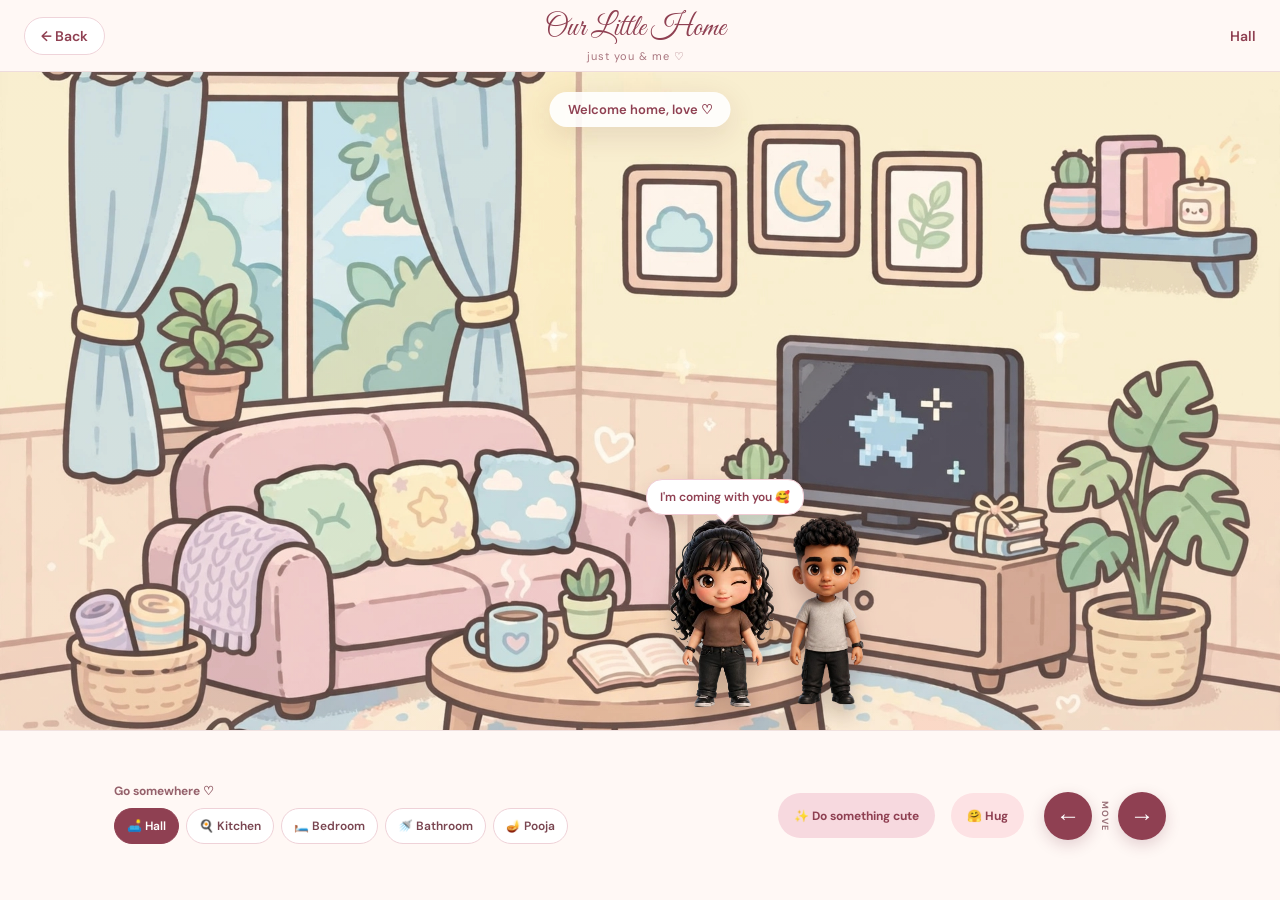
<file: game.html>
<!DOCTYPE html>
<html lang="en">

<head>
    <meta charset="UTF-8">
    <meta name="viewport"
        content="width=device-width, initial-scale=1.0, maximum-scale=1.0, user-scalable=no">

    <title>Our Little Home ♡</title>

    <link rel="stylesheet" href="game.css">

    <link
        href="https://fonts.googleapis.com/css2?family=DM+Sans:wght@400;500;600;700&family=Great+Vibes&display=swap"
        rel="stylesheet">
</head>

<body>

    <!-- ================= TOP BAR ================= -->

    <header class="top-bar">

        <a href="index.html" class="back-button">
            ← <span>Back</span>
        </a>

        <div class="home-title">
            <span>Our Little Home</span>
            <small>just you & me ♡</small>
        </div>

        <div class="room-name" id="roomName">
            Hall
        </div>

    </header>


    <!-- ================= GAME WORLD ================= -->

    <main class="game-world" id="gameWorld">

        <div class="room-background" id="roomBackground"></div>

        <div class="world-light"></div>


        <!-- TOP LOVE MESSAGE -->

        <div class="love-message" id="loveMessage">
            Welcome home, love ♡
        </div>


        <!-- POOJA INFORMATION -->

        <div class="pooja-info hidden" id="poojaInfo">

            <div>🪔</div>

            <span>Let's pray together ♡</span>

            <div class="deities">
                <span>🙏</span>
                <span>🪷</span>
                <span>🕉️</span>
                <span>✨</span>
            </div>

        </div>


        <!-- ================= CHARACTERS ================= -->

        <div class="character boy-character" id="boyCharacter">

            <img
                id="boyImage"
                src="game-assets/characters/boy/boy-front.png"
                alt="Boy">

        </div>


        <div class="character girl-character" id="girlCharacter">

            <div class="speech-bubble" id="girlSpeech">
                I'm coming with you 🥰
            </div>

            <img
                id="girlImage"
                src="game-assets/characters/girl/girl-front.png"
                alt="Girl">

        </div>


        <!-- ACTION MESSAGE -->

        <div class="action-message hidden" id="actionMessage"></div>

    </main>


    <!-- ================= CONTROLS ================= -->

    <section class="controls">

        <div class="controls-inner">


            <!-- ROOMS -->

            <div class="places-section">

                <div class="section-title">
                    Go somewhere ♡
                </div>

                <div class="room-buttons">

                    <button class="room-button active"
                        data-room="hall">
                        🛋️ Hall
                    </button>

                    <button class="room-button"
                        data-room="kitchen">
                        🍳 Kitchen
                    </button>

                    <button class="room-button"
                        data-room="bedroom">
                        🛏️ Bedroom
                    </button>

                    <button class="room-button"
                        data-room="bathroom">
                        🚿 Bathroom
                    </button>

                    <button class="room-button"
                        data-room="pooja">
                        🪔 Pooja
                    </button>

                </div>

            </div>


            <!-- ACTION -->

            <div class="action-section">

                <button class="cute-action" id="cuteAction">
                    ✨ Do something cute
                </button>

            </div>


            <!-- MOVEMENT -->

            <div class="movement">

                <button class="move-button"
                    id="moveLeft"
                    aria-label="Move left">
                    ←
                </button>

                <span class="movement-label">
                    MOVE
                </span>

                <button class="move-button"
                    id="moveRight"
                    aria-label="Move right">
                    →
                </button>

            </div>


        </div>

    </section>


    <script src="game.js"></script>

</body>
</html>
</file>
<file: game.css>
:root {
    --cream: #fff8f5;
    --pink: #e88a9b;
    --dark-pink: #8f4052;
    --soft-pink: #f7d9df;
    --brown: #4d3035;
    --white: #ffffff;
}

/* =========================
   RESET
========================= */

* {
    box-sizing: border-box;
    margin: 0;
    padding: 0;
    -webkit-tap-highlight-color: transparent;
}

html,
body {
    width: 100%;
    height: 100%;
}

body {
    font-family: "DM Sans", sans-serif;
    background: var(--cream);
    color: var(--brown);
    overflow: hidden;
    touch-action: manipulation;
}

/* =========================
   TOP BAR
========================= */

.top-bar {
    height: 72px;
    display: flex;
    align-items: center;
    justify-content: space-between;
    padding: 0 24px;
    background: rgba(255, 248, 245, 0.97);
    border-bottom: 1px solid rgba(143, 64, 82, 0.15);
    position: relative;
    z-index: 50;
    backdrop-filter: blur(12px);
    flex-shrink: 0;
}

.back-button {
    text-decoration: none;
    color: var(--dark-pink);
    background: #fff;
    border: 1px solid #efd4da;
    padding: 9px 16px;
    border-radius: 30px;
    font-size: 14px;
    font-weight: 600;
    white-space: nowrap;
}

.home-title {
    text-align: center;
    min-width: 0;
}

.home-title span {
    display: block;
    font-family: "Great Vibes", cursive;
    font-size: 30px;
    color: var(--dark-pink);
    white-space: nowrap;
}

.home-title small {
    display: block;
    font-size: 11px;
    color: #a8757e;
    letter-spacing: 1px;
    margin-top: 2px;
}

.room-name {
    min-width: 90px;
    text-align: right;
    font-size: 14px;
    font-weight: 600;
    color: var(--dark-pink);
    white-space: nowrap;
}

/* =========================
   GAME WORLD
========================= */

.game-world {
    position: relative;
    height: calc(100vh - 72px - 170px);
    min-height: 420px;
    overflow: hidden;
    background: #eadbd5;
}

.room-background {
    position: absolute;
    inset: 0;
    background-size: cover;
    background-position: center;
    background-repeat: no-repeat;
    z-index: 0;
    transition: background-image 0.4s ease;
}

.world-light {
    position: absolute;
    inset: 0;
    pointer-events: none;
    background: linear-gradient(
        to bottom,
        rgba(255,255,255,0.04),
        rgba(255,231,224,0.10)
    );
    z-index: 2;
}

/* =========================
   LOVE MESSAGE
========================= */

.love-message {
    position: absolute;
    top: 20px;
    left: 50%;
    transform: translateX(-50%);
    background: rgba(255,255,255,0.90);
    padding: 9px 18px;
    border-radius: 30px;
    color: var(--dark-pink);
    font-size: 13px;
    font-weight: 600;
    box-shadow: 0 8px 30px rgba(80,30,40,0.12);
    z-index: 20;
    white-space: nowrap;
    pointer-events: none;
}

/* =========================
   CHARACTERS (DESKTOP DEFAULT)
========================= */

.character {
    position: absolute;
    bottom: 15px;
    width: 170px;
    height: 230px;
    display: flex;
    flex-direction: column;
    align-items: center;
    justify-content: flex-end;
    z-index: 10;
    transition: left 0.15s linear;
}

.character img {
    width: 170px;
    height: 210px;
    object-fit: contain;
    object-position: bottom center;
    display: block;
    filter: drop-shadow(0 12px 10px rgba(50,20,20,0.25));
}

.boy-character {
    z-index: 10;
}

.girl-character {
    z-index: 9;
}

/* =========================
   SPEECH
========================= */

.speech-bubble {
    position: absolute;
    bottom: 200px;
    left: 50%;
    transform: translateX(-50%);
    background: white;
    color: var(--dark-pink);
    padding: 9px 13px;
    border-radius: 16px;
    font-size: 12px;
    font-weight: 600;
    box-shadow: 0 8px 25px rgba(70,20,30,0.15);
    border: 1px solid #f0cbd3;
    white-space: nowrap;
    z-index: 30;
    animation: floating 2.5s ease-in-out infinite;
}

.speech-bubble::after {
    content: "";
    position: absolute;
    bottom: -7px;
    left: 50%;
    transform: translateX(-50%) rotate(45deg);
    width: 12px;
    height: 12px;
    background: white;
    border-right: 1px solid #f0cbd3;
    border-bottom: 1px solid #f0cbd3;
}

@keyframes floating {
    0%, 100% { margin-top: 0; }
    50% { margin-top: -5px; }
}

/* =========================
   POOJA (HIDDEN GLOBALLY)
========================= */

.pooja-info {
    display: none !important;
}

/* =========================
   ACTION MESSAGE
========================= */

.action-message {
    position: absolute;
    left: 50%;
    bottom: 35%;
    transform: translateX(-50%);
    z-index: 30;
    background: rgba(255,255,255,0.94);
    padding: 13px 20px;
    border-radius: 25px;
    color: var(--dark-pink);
    font-weight: 700;
    font-size: 14px;
    box-shadow: 0 10px 35px rgba(60,20,30,0.15);
    animation: pop 0.35s ease;
    white-space: nowrap;
}

@keyframes pop {
    0% { opacity: 0; transform: translateX(-50%) scale(0.8); }
    100% { opacity: 1; transform: translateX(-50%) scale(1); }
}

.hidden {
    display: none !important;
}

/* =========================
   BOTTOM CONTROLS (DESKTOP DEFAULT)
========================= */

.controls {
    height: 170px;
    background: rgba(255,248,245,0.98);
    border-top: 1px solid rgba(143,64,82,0.12);
    position: relative;
    z-index: 50;
    flex-shrink: 0;
}

.controls-inner {
    width: 100%;
    height: 100%;
    max-width: 1100px;
    margin: auto;
    padding: 18px 24px;
    display: flex;
    align-items: center;
    gap: 20px;
}

/* =========================
   ROOMS
========================= */

.places-section {
    flex: 1;
    min-width: 0;
}

.section-title {
    font-size: 12px;
    font-weight: 700;
    color: #95616b;
    margin-bottom: 9px;
}

.room-buttons {
    display: flex;
    gap: 7px;
    overflow-x: auto;
    overflow-y: hidden;
    padding-bottom: 4px;
    scrollbar-width: none;
}

.room-buttons::-webkit-scrollbar {
    display: none;
}

.room-button {
    flex-shrink: 0;
    border: 1px solid #efd2d8;
    background: white;
    color: #794550;
    padding: 9px 12px;
    border-radius: 25px;
    font-family: inherit;
    font-size: 12px;
    font-weight: 600;
    cursor: pointer;
    white-space: nowrap;
    transition: 0.2s;
}

.room-button.active {
    background: var(--dark-pink);
    color: white;
    border-color: var(--dark-pink);
}

/* =========================
   CUTE ACTION
========================= */

.action-section {
    flex-shrink: 0;
    display: flex;
    align-items: center;
    gap: 8px;
}

.cute-action {
    border: none;
    background: var(--soft-pink);
    color: var(--dark-pink);
    padding: 12px 16px;
    border-radius: 30px;
    font-family: inherit;
    font-size: 12px;
    font-weight: 700;
    cursor: pointer;
    white-space: nowrap;
    min-height: 45px;
}

#hugAction {
    background: #fde2e4;
}

#specialAction {
    background: #fce4ec;
}

/* =========================
   MOVEMENT
========================= */

.movement {
    display: flex;
    align-items: center;
    gap: 7px;
    flex-shrink: 0;
}

.move-button {
    width: 48px;
    height: 48px;
    border: none;
    border-radius: 50%;
    background: var(--dark-pink);
    color: white;
    font-size: 24px;
    cursor: pointer;
    display: flex;
    align-items: center;
    justify-content: center;
    flex-shrink: 0;
    box-shadow: 0 5px 15px rgba(100,30,50,0.18);
    touch-action: manipulation;
}

.move-button:active {
    transform: scale(0.92);
}

.movement-label {
    font-size: 9px;
    color: #9b737a;
    font-weight: 700;
    writing-mode: vertical-rl;
    letter-spacing: 1px;
}

/* =========================================================
   MOBILE RESPONSIVE OVERRIDES (STRICTLY FOR PHONES)
========================================================= */
@media (max-width: 768px) {
    body {
        overflow: hidden;
    }

    .top-bar {
        height: 44px;
        padding: 0 6px;
    }

    .back-button {
        padding: 3px 7px;
        font-size: 10px;
    }

    .home-title span {
        font-size: 16px;
    }

    .home-title small {
        display: none;
    }

    .room-name {
        min-width: 45px;
        font-size: 10px;
    }

    .game-world {
        height: calc(100vh - 44px - 105px);
        min-height: 0;
    }

    /* LARGE MOBILE CHARACTERS MATCHING ACTION POSE SCALE */
    .character {
        width: 140px;
        height: 200px;
        bottom: 5px;
    }

    .character img {
        width: 140px;
        height: 190px;
        object-fit: contain;
        object-position: bottom center;
    }

    .speech-bubble {
        position: absolute !important;
        bottom: 145px !important;
        left: 50% !important;
        transform: translateX(-50%) !important;
        white-space: normal !important;
        max-width: 130px !important;
        width: max-content;
        text-align: center !important;
        font-size: 7px !important;
        padding: 4px 8px !important;
        line-height: 1 !important;
    }

    .action-message {
        bottom: 25%;
        font-size: 9px;
        padding: 5px 8px;
    }

    .controls {
        height: 105px;
    }

    .controls-inner {
        padding: 4px 6px;
        display: flex;
        flex-direction: column;
        justify-content: space-between;
        gap: 2px;
    }

    .places-section {
        width: 100%;
        flex: unset;
    }

    .section-title {
        display: none;
    }

    .room-buttons {
        gap: 3px;
        padding-bottom: 1px;
    }

    .room-button {
        padding: 2px 6px;
        font-size: 9px;
        border-radius: 10px;
    }

    .bottom-action-row {
        display: flex;
        align-items: center;
        justify-content: space-between;
        gap: 4px;
        width: 100%;
    }

    .action-section {
        display: flex;
        align-items: center;
        gap: 2px;
        overflow-x: auto;
        flex: 1;
        min-width: 0;
        padding-bottom: 1px;
        scrollbar-width: none;
    }

    .action-section::-webkit-scrollbar {
        display: none;
    }

    .cute-action {
        padding: 3px 6px;
        font-size: 8px;
        min-height: 24px;
        border-radius: 8px;
        flex-shrink: 0;
    }

    .movement {
        gap: 2px;
        flex-shrink: 0;
    }

    .movement-label {
        display: none;
    }

    .move-button {
        width: 24px;
        height: 24px;
        font-size: 11px;
    }
}
</file>
